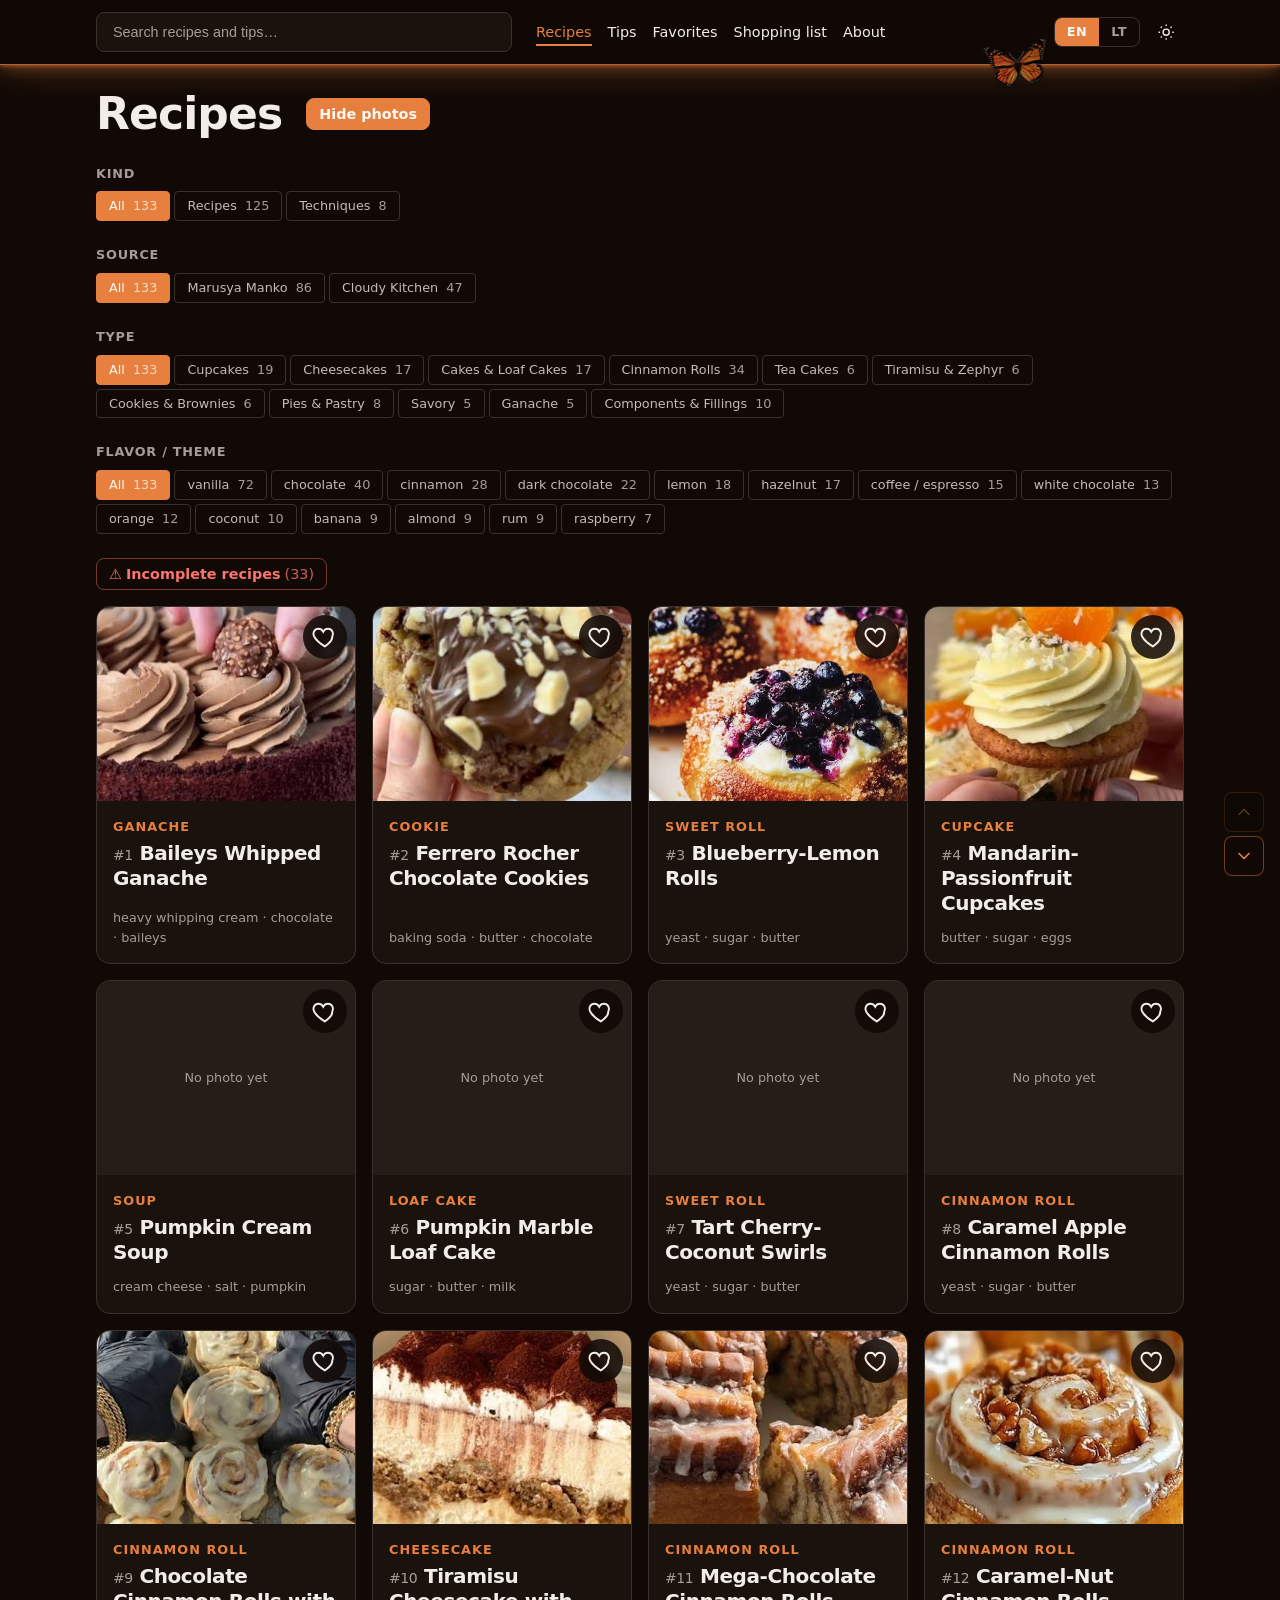
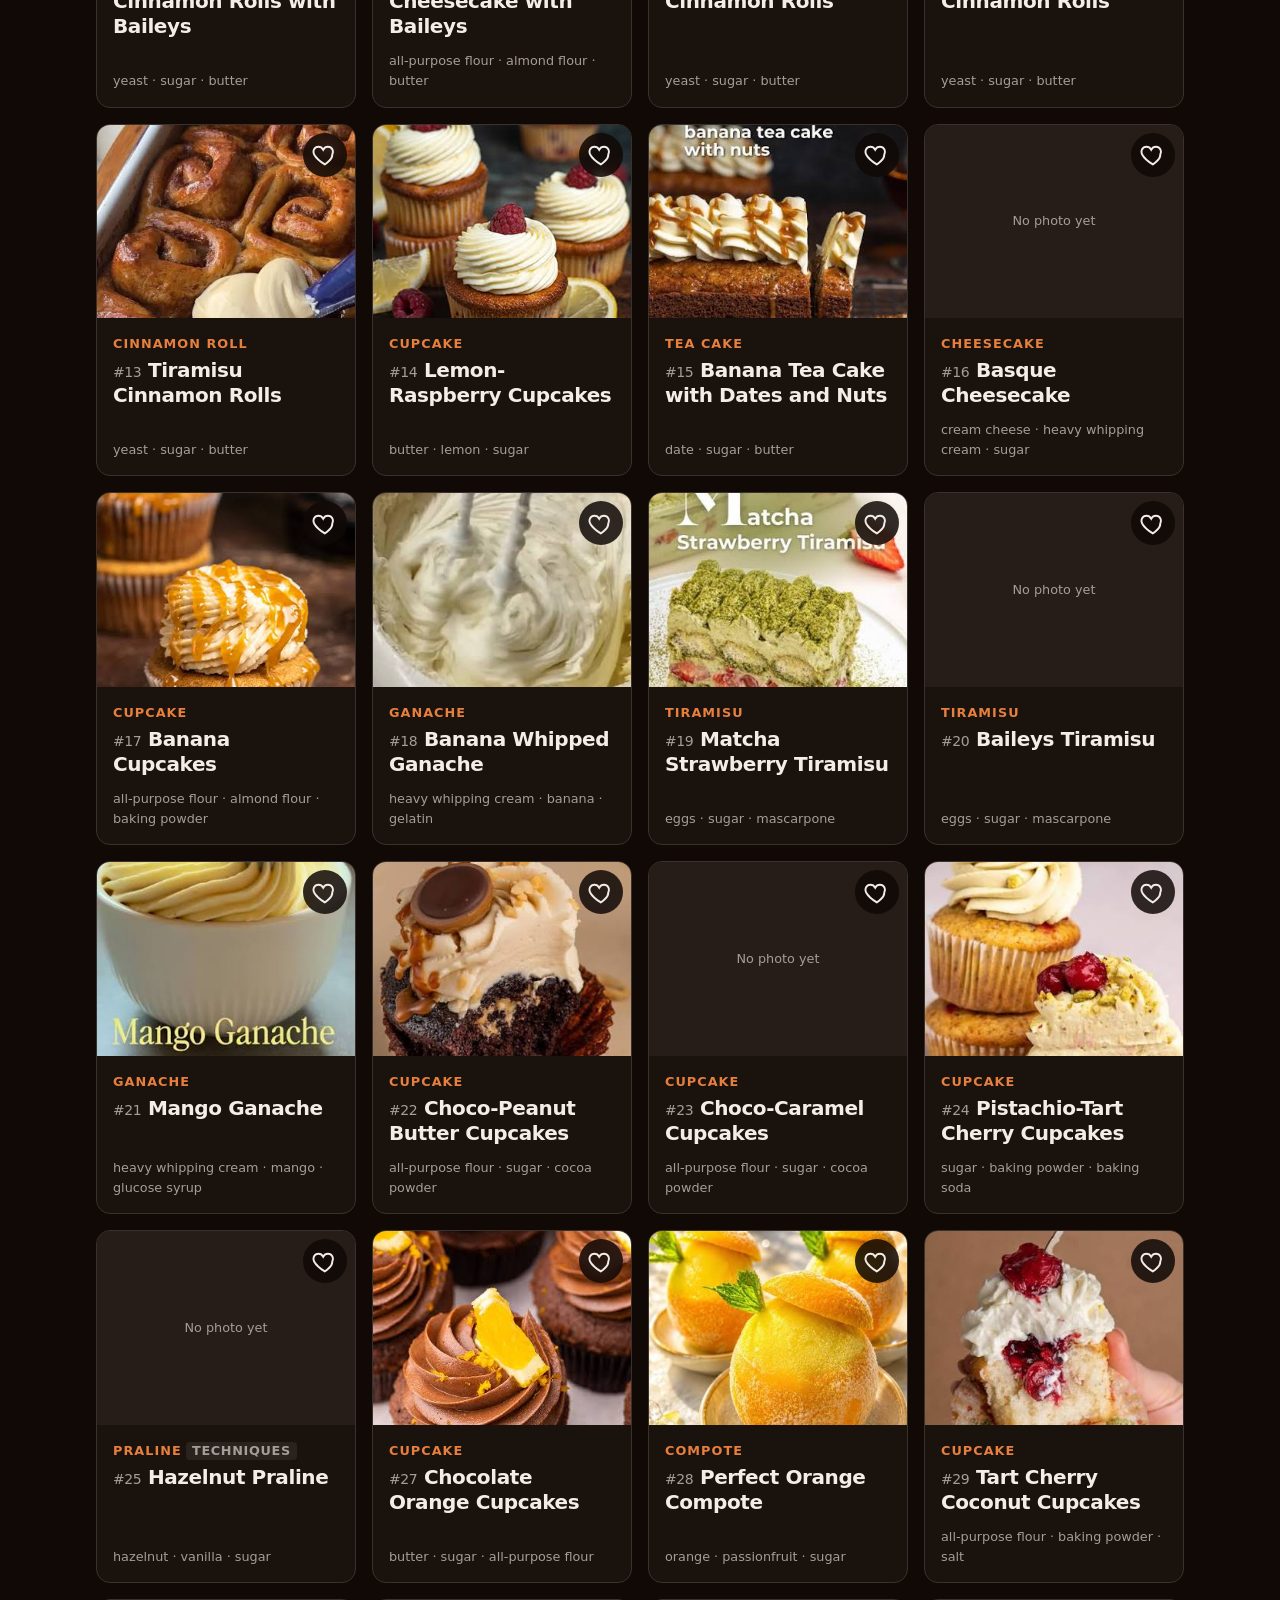
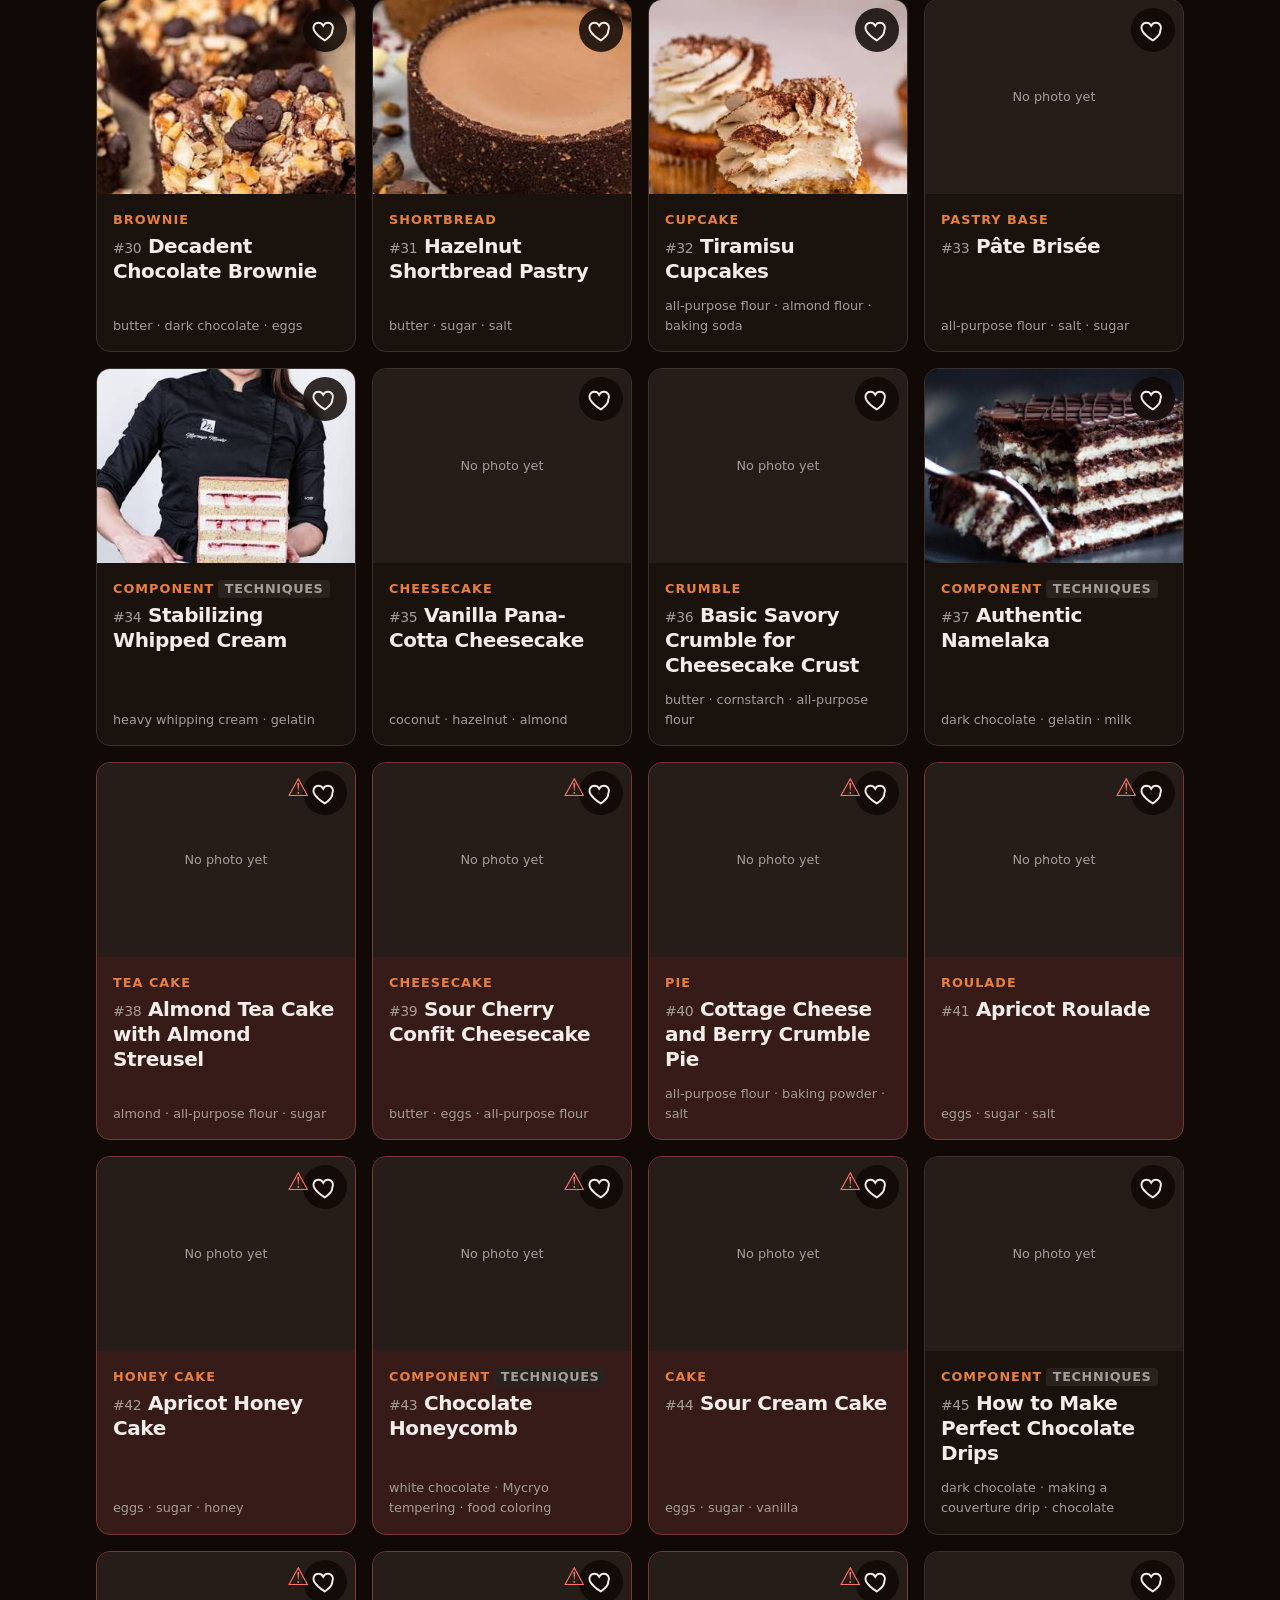
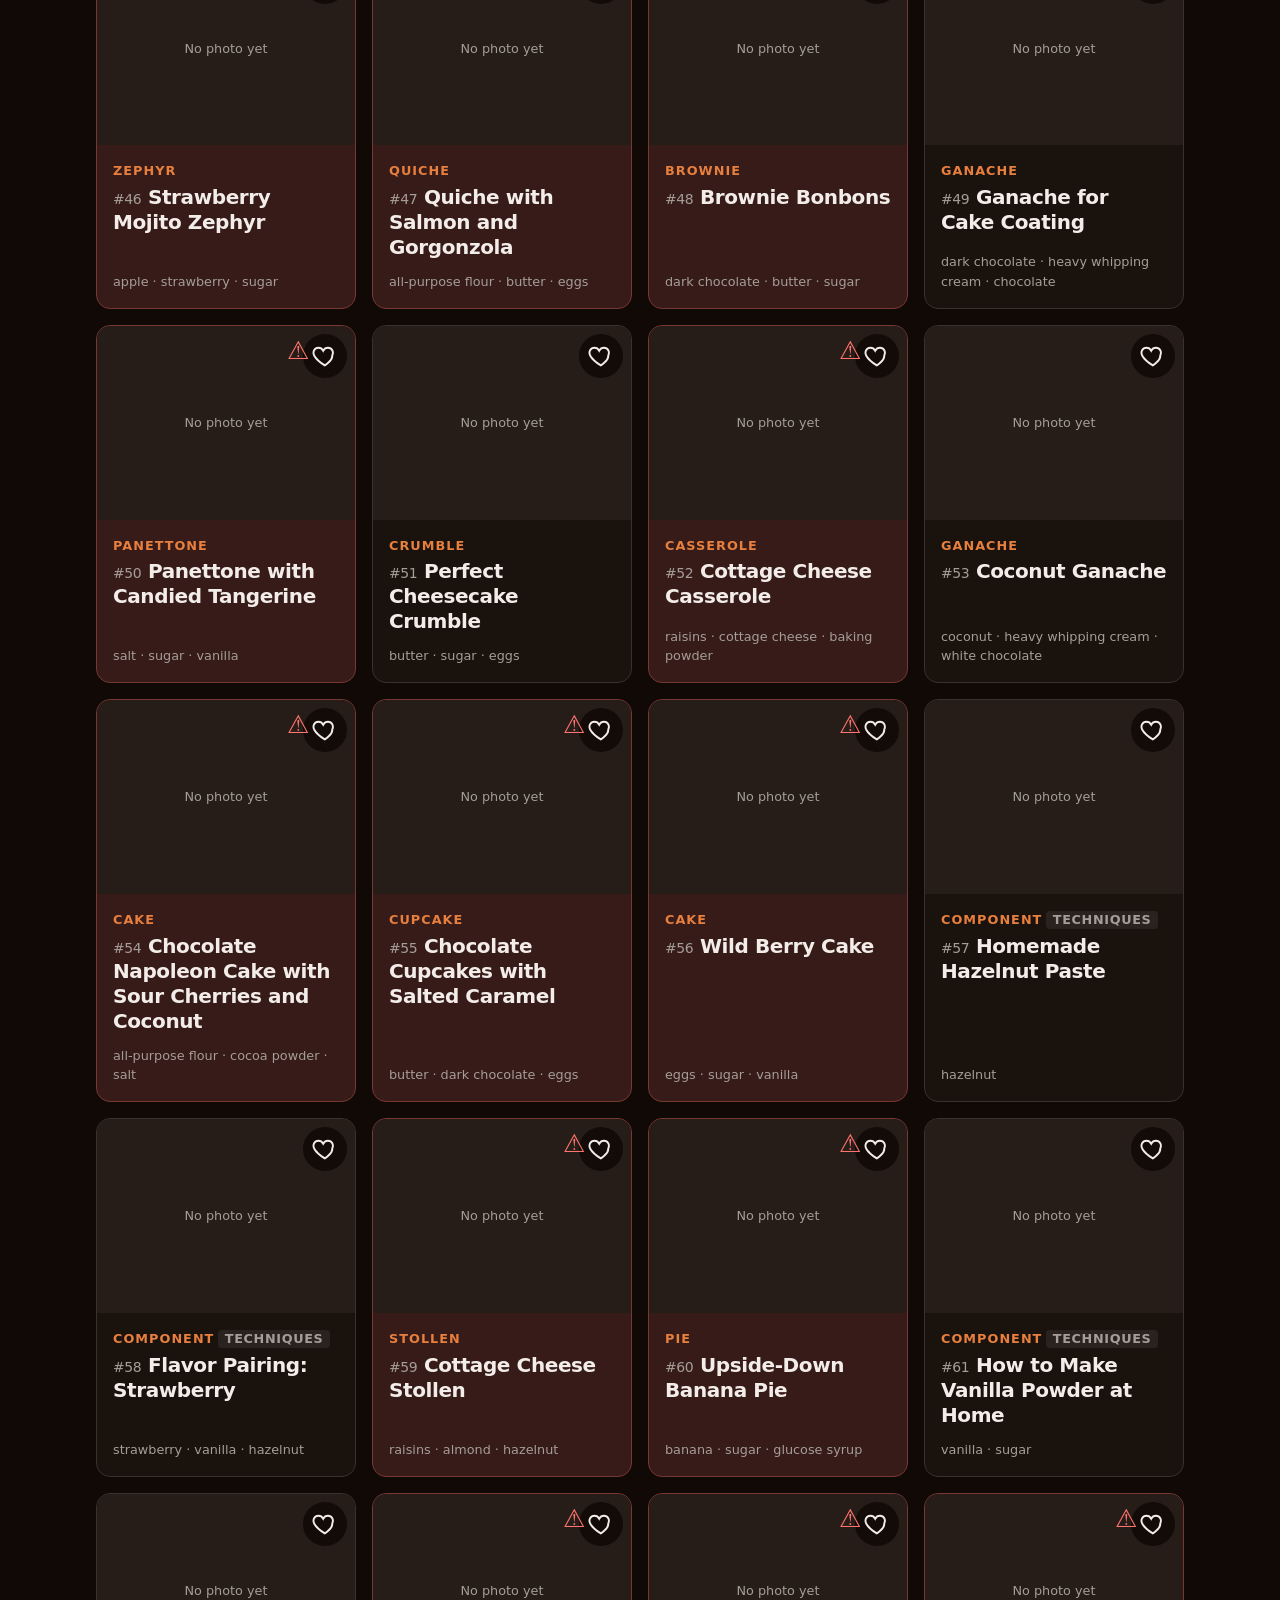
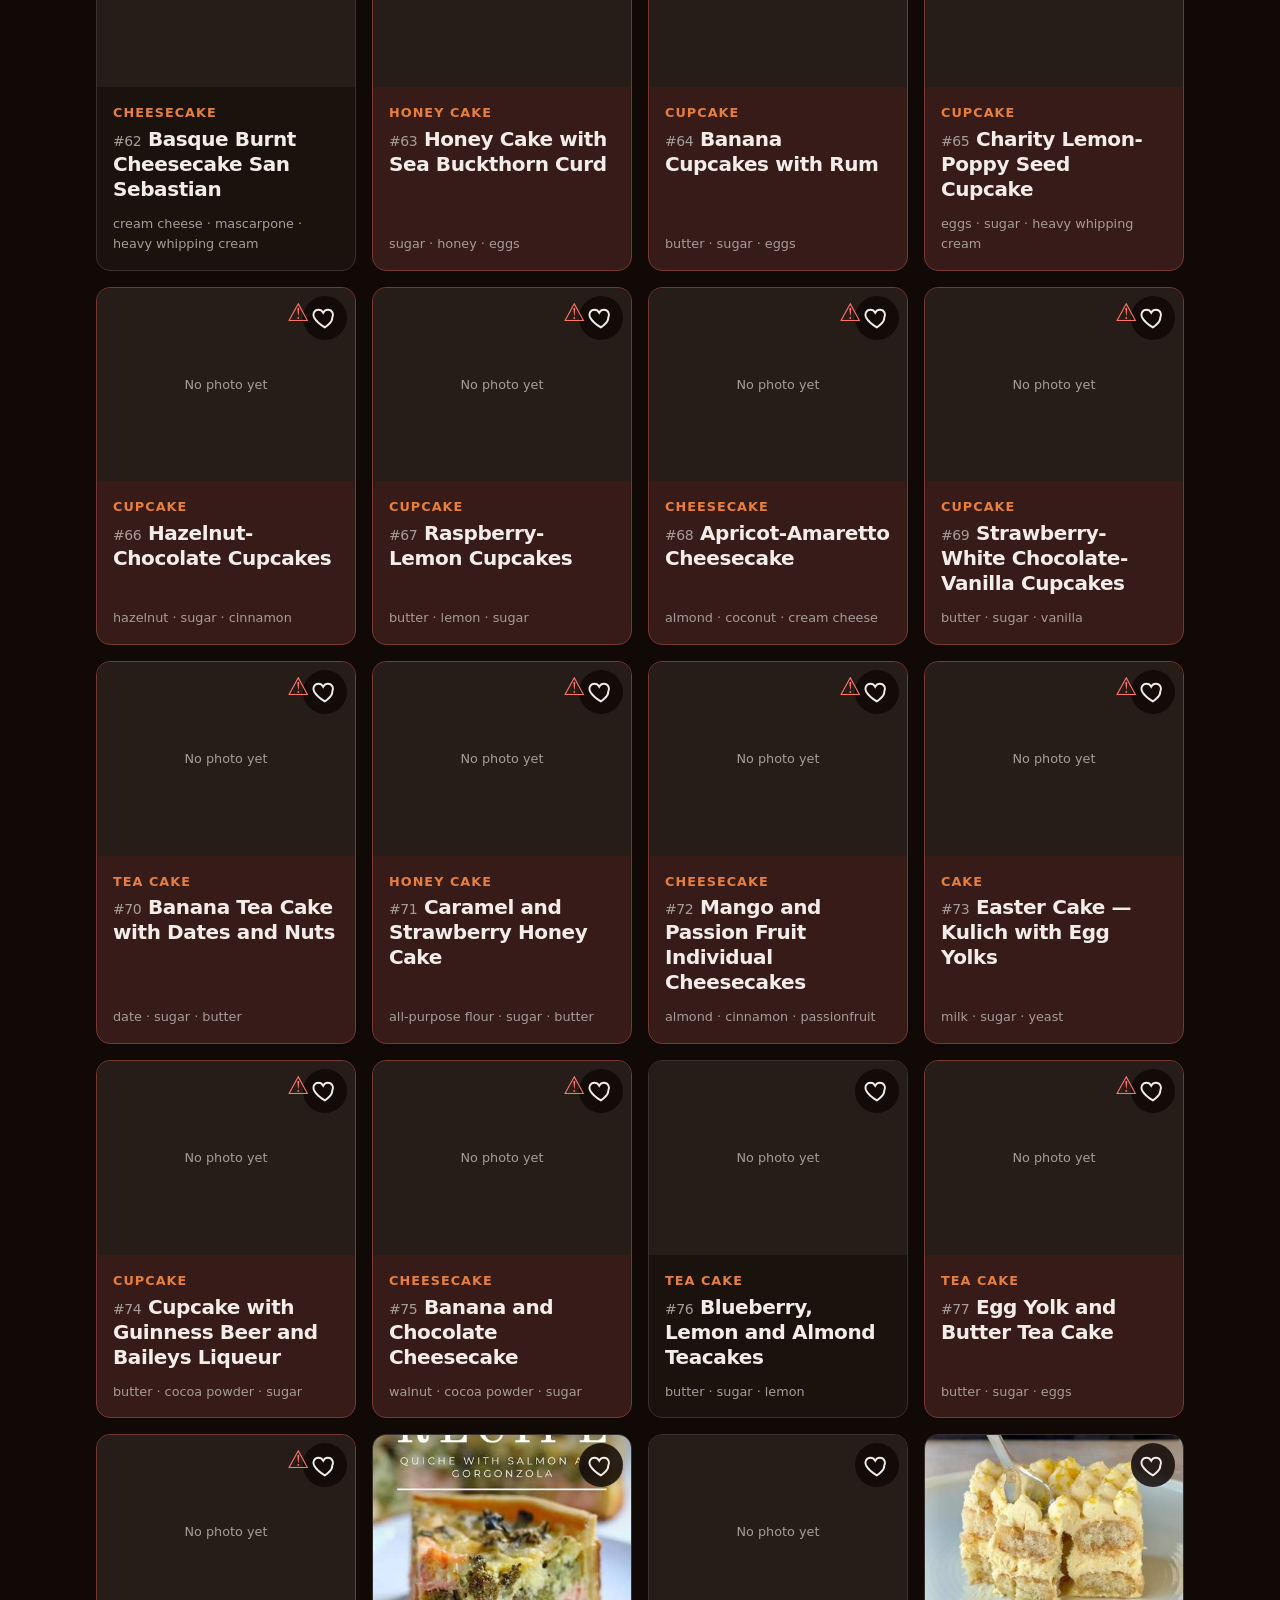
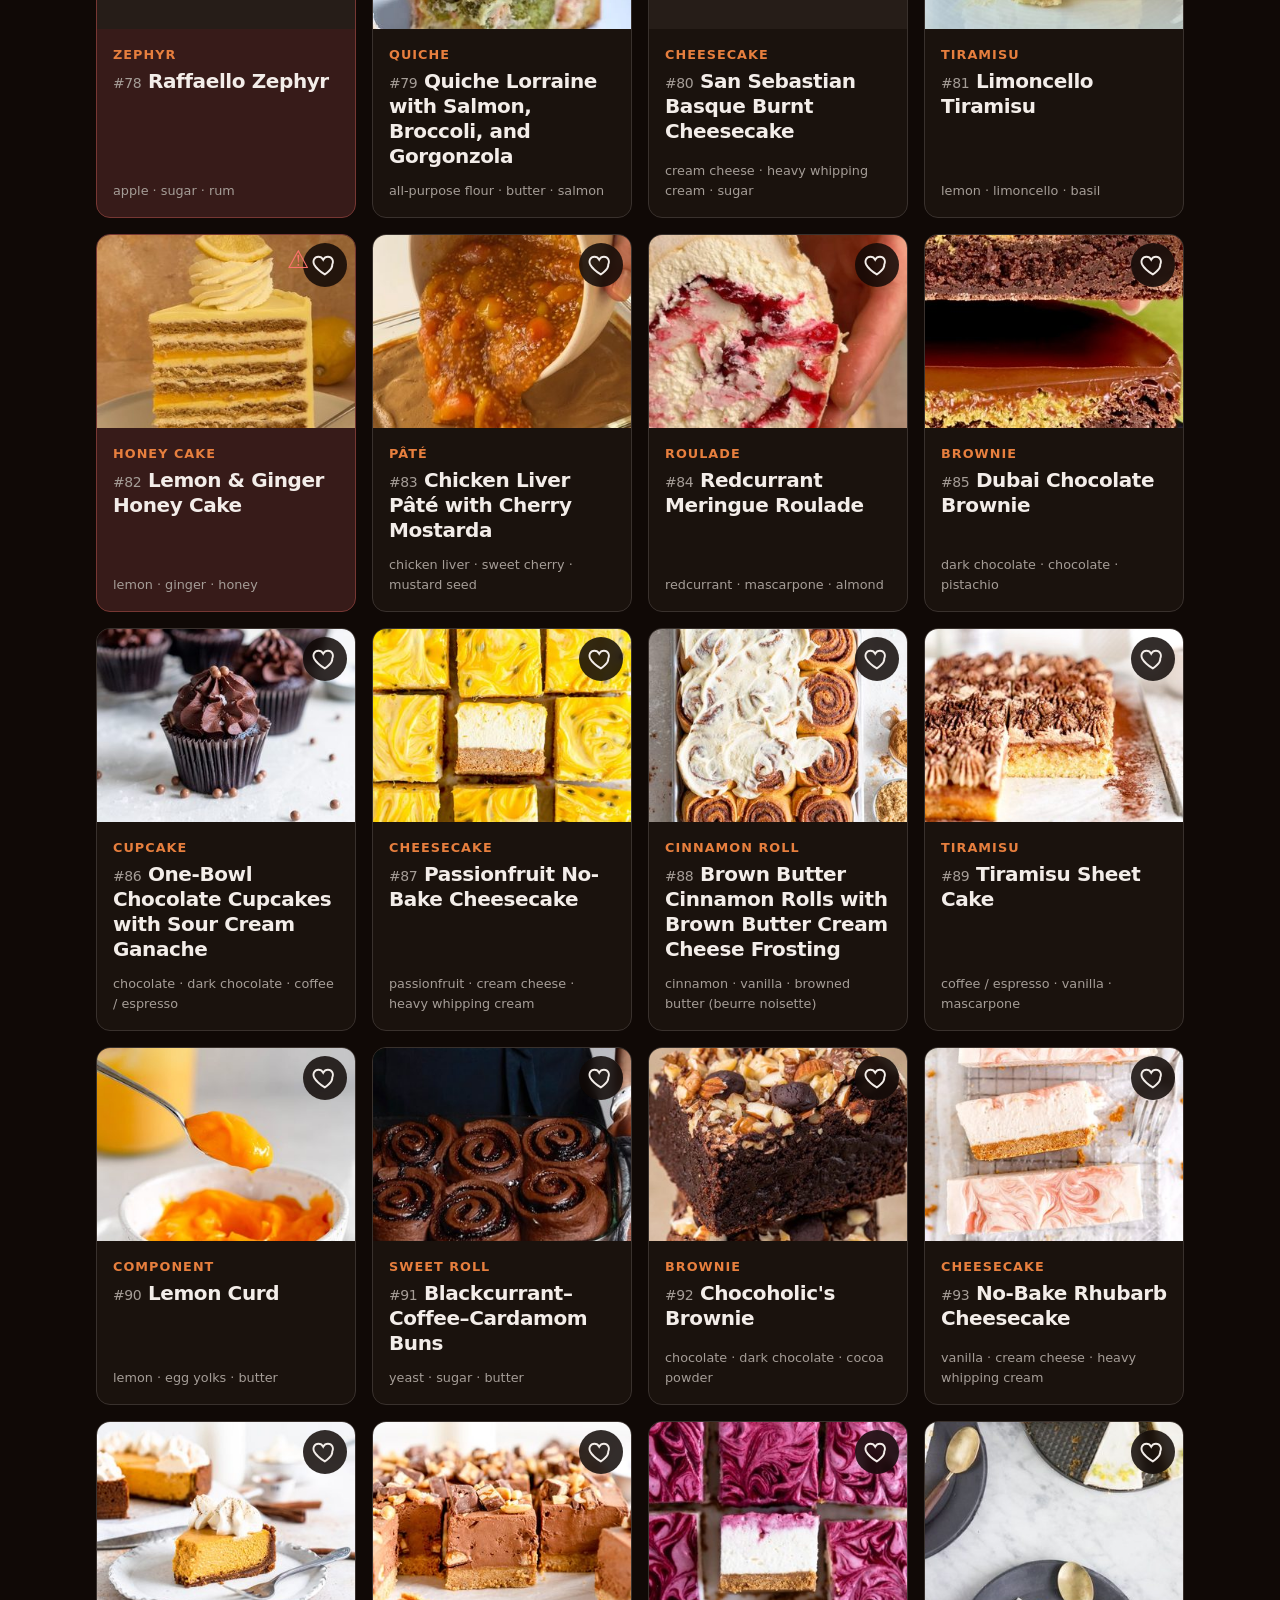
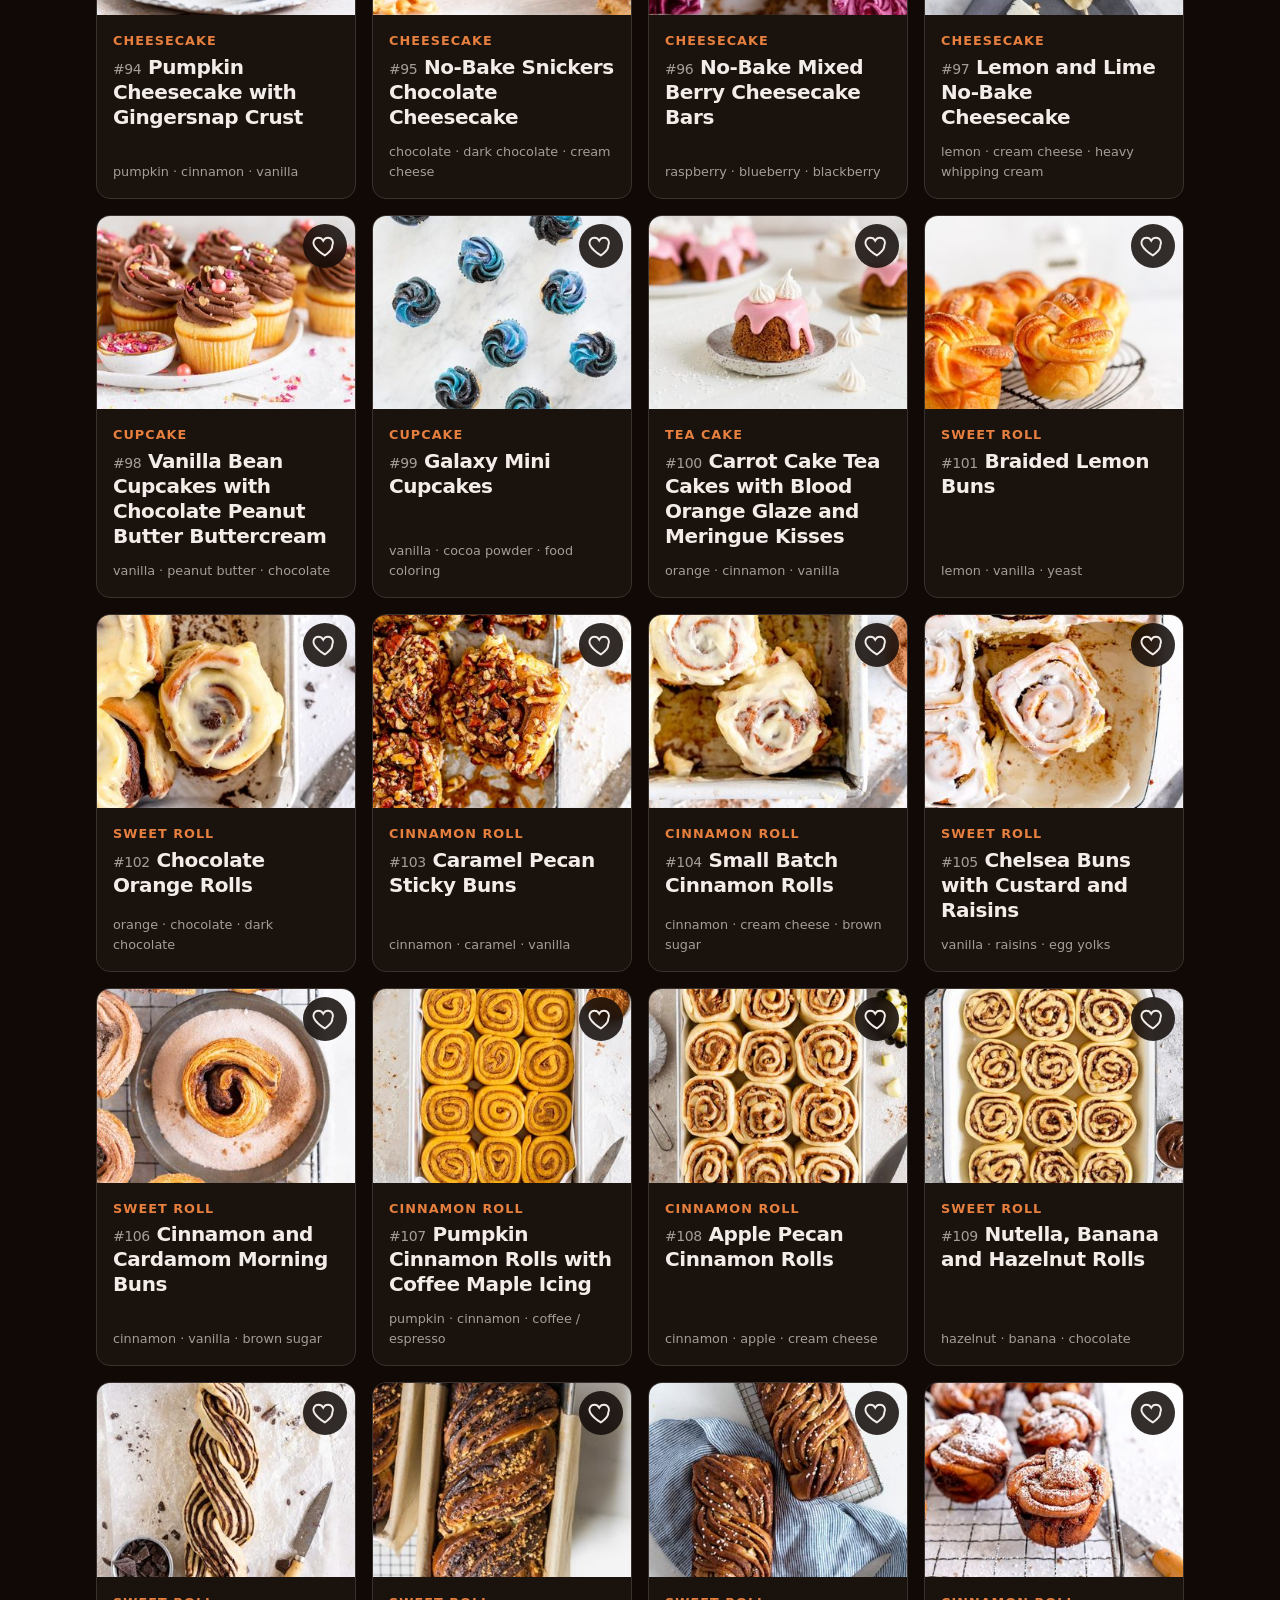
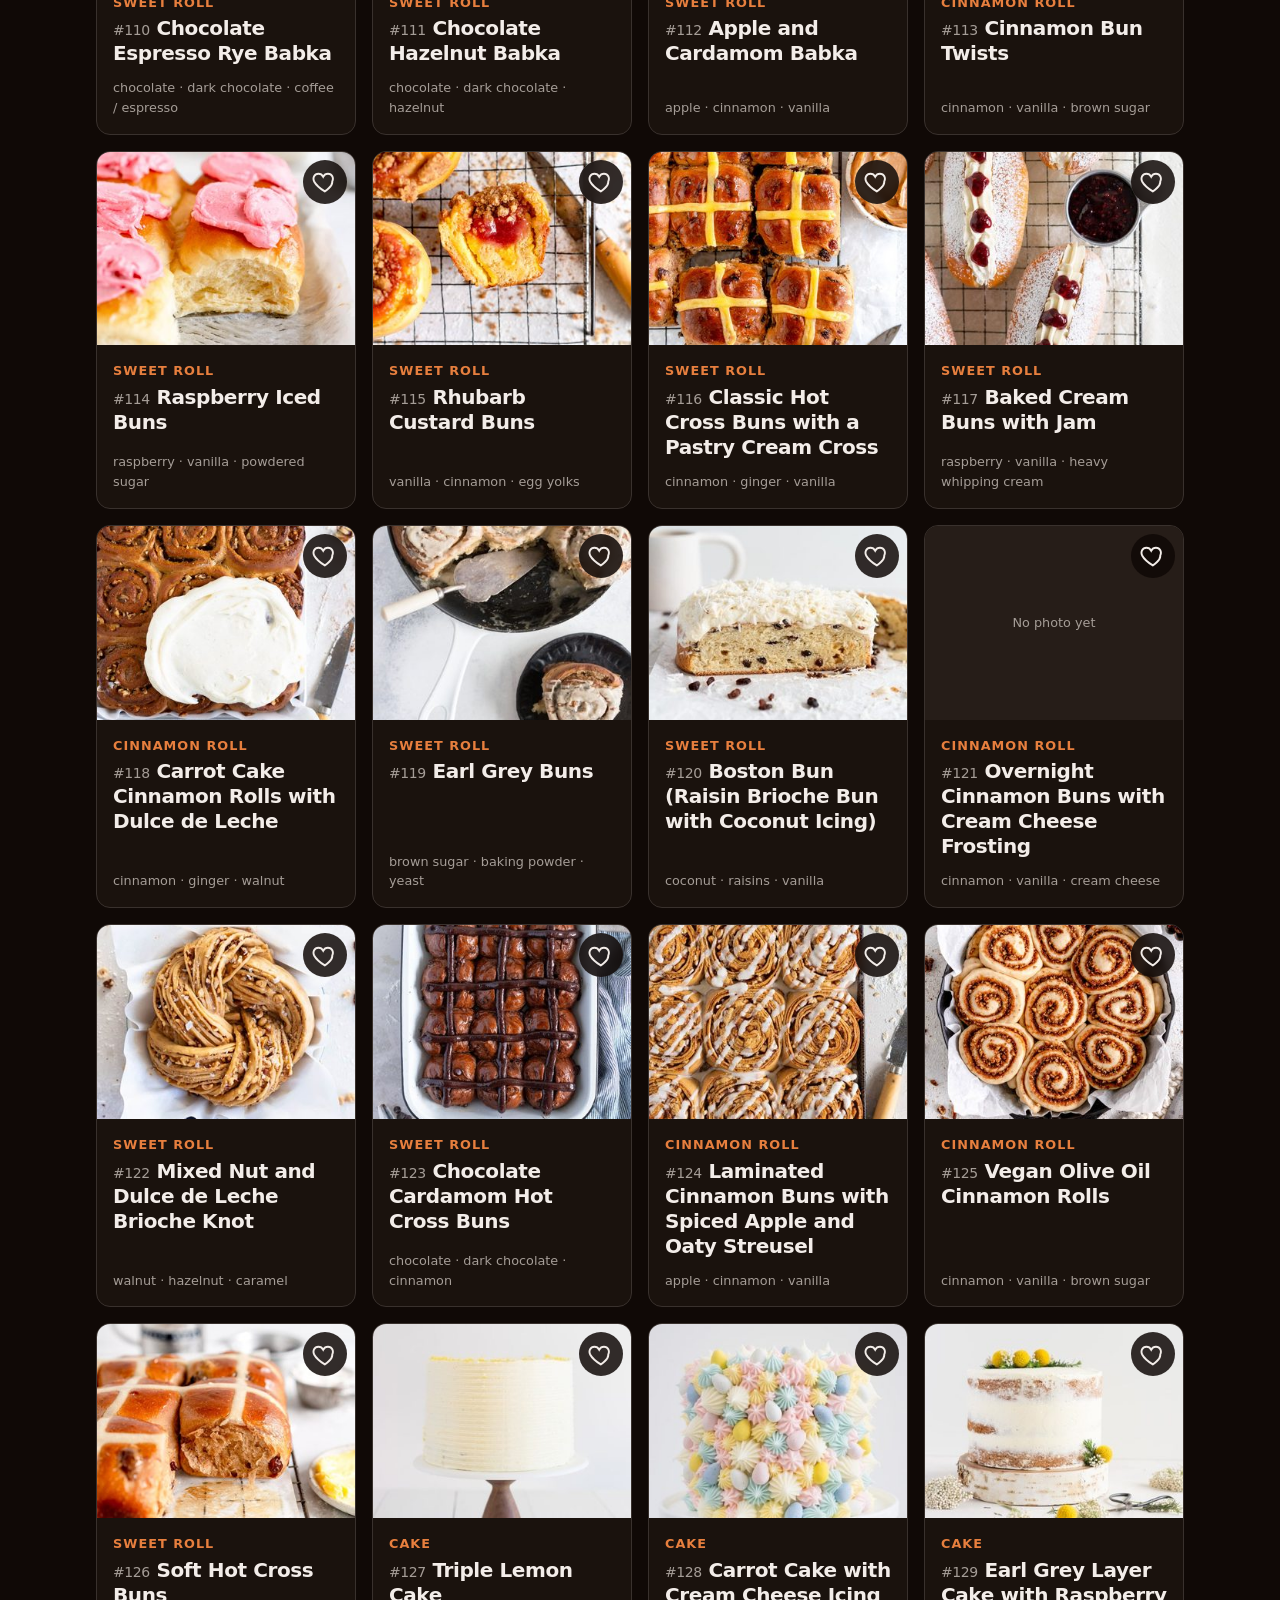
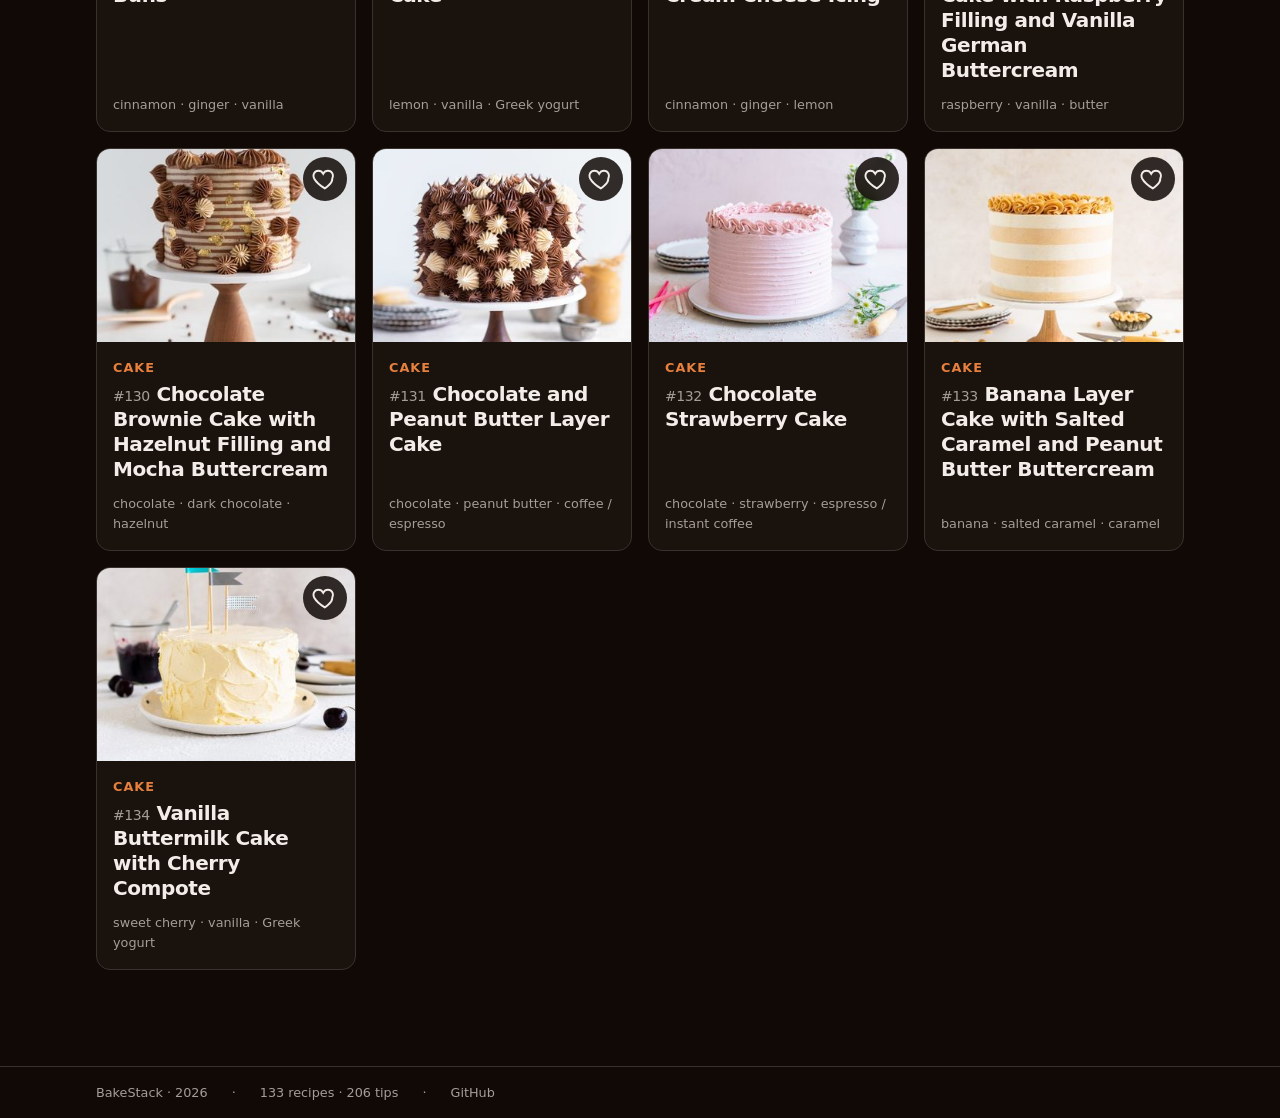
<file: site/index.html>
<!doctype html>
<html lang="en">
<head>
  <meta charset="UTF-8">
  <meta name="viewport" content="width=device-width, initial-scale=1, viewport-fit=cover">
  <title>BakeStack — recipes &amp; baking tips</title>
  <meta name="description" content="A personal recipe and baking-tips database with scaling, cost estimates, and a shopping list.">
  <meta name="color-scheme" content="light dark">
  <!-- One SVG at every size; it carries its own dark background, so it needs no light/dark
       variants and no separate .ico. Drawn to stay legible at 16px — see the file's own notes. -->
  <link rel="icon" href="icon.svg" type="image/svg+xml">
  <link rel="apple-touch-icon" href="icon-192.png">
  <!-- Makes the site installable: Android reads this to offer "Install app" and to decide the
       icon, splash colours and orientation. orientation:"any" is deliberate — the reader's
       rotation lock should win, and nothing in the layout needs a fixed orientation. -->
  <link rel="manifest" href="manifest.json">
  <meta name="theme-color" content="#e8763a">
  <!-- Four font hosts are involved: two stylesheet origins and the two CDNs the faces
       themselves come from. Without preconnect the browser only discovers the CDNs after
       parsing each stylesheet, paying DNS + TLS again mid-load. Fontshare serves one family
       per request (a combined f[]= URL silently returns only the first), so the two
       Fontshare links cannot be merged. -->
  <link rel="preconnect" href="https://fonts.googleapis.com">
  <link rel="preconnect" href="https://fonts.gstatic.com" crossorigin>
  <link rel="preconnect" href="https://api.fontshare.com">
  <link rel="preconnect" href="https://cdn.fontshare.com" crossorigin>
  <link href="https://fonts.googleapis.com/css2?family=Geist+Mono:wght@400;500&display=swap" rel="stylesheet">
  <!-- ?v= is a cache-buster: bump it whenever css/ or js/ changes, so browsers fetch the
       new file instead of serving a stale cached copy. Data files handle this themselves
       (see fetchJSON in js/data.js). -->
  <link rel="stylesheet" href="css/tokens.css?v=65">
  <link rel="stylesheet" href="css/app.css?v=65">
  <link href="https://api.fontshare.com/v2/css?f[]=cabinet-grotesk@700,800&display=swap" rel="stylesheet">
  <link href="https://api.fontshare.com/v2/css?f[]=switzer@400,500,600&display=swap" rel="stylesheet">
</head>
<body>
  <div class="app-shell">
    <header class="nav" id="nav-slot"></header>
    <main class="main" id="main">
      <div class="container">
        <div class="empty-state"><h2>Loading…</h2></div>
      </div>
    </main>
    <div id="footer-slot"></div>
  </div>
  <div class="toast" id="toast" role="status" aria-live="polite" data-visible="false"></div>
  <!-- Outside .app-shell so a re-render never replaces them; labels are set per language in JS. -->
  <div class="jump-nav" id="jump-nav" data-visible="false">
    <button type="button" class="jump-nav__btn" id="jump-top">
      <svg viewBox="0 0 24 24" aria-hidden="true"><path d="M6 15l6-6 6 6"/></svg>
    </button>
    <button type="button" class="jump-nav__btn" id="jump-bottom">
      <svg viewBox="0 0 24 24" aria-hidden="true"><path d="M6 9l6 6 6-6"/></svg>
    </button>
  </div>

  <script src="js/data.js?v=65"></script>
  <script src="js/i18n.js?v=65"></script>
  <script src="js/state.js?v=65"></script>
  <script src="js/app.js?v=65"></script>
</body>
</html>
</file>
<file: site/css/tokens.css>
/* Hallmark · route: custom (bespoke) · structure: app shell — top nav + 5 views (list/detail/tips/favorites/shopping)
 * idea: "kitchen counter" utility app — data-forward, no marketing scaffolding
 * paper: oklch(97% 0.014 60) · accent: oklch(62% 0.16 50) · display: Cabinet Grotesk · body: Switzer
 * axes: light / geometric-sans / warm · gates: all-pass · studied: no
 */

:root {
  /* ---- Fonts ---- */
  --font-display: "Cabinet Grotesk", "Switzer", ui-sans-serif, system-ui, sans-serif;
  --font-body:    "Switzer", ui-sans-serif, system-ui, sans-serif;
  --font-mono:    "Geist Mono", ui-monospace, "SF Mono", monospace;

  /* ---- Colour — light mode (default) ---- */
  --color-paper:     oklch(97% 0.014 60);
  --color-paper-2:   oklch(94% 0.016 60);
  --color-paper-3:   oklch(90% 0.018 60);
  --color-rule:      oklch(82% 0.016 60);
  --color-rule-2:    oklch(88% 0.014 60);
  --color-neutral:   oklch(52% 0.012 55);
  --color-muted:     oklch(44% 0.012 55);
  --color-ink:       oklch(20% 0.012 50);
  --color-ink-2:     oklch(36% 0.012 50);

  --color-accent:      oklch(62% 0.16 50);
  --color-accent-ink:  oklch(99% 0.010 60);
  --color-focus:       oklch(60% 0.20 50);

  --color-success: oklch(56% 0.13 145);
  --color-error:   oklch(55% 0.17 25);
  --color-warn:      oklch(55% 0.19 25);
  --color-warn-bg:   oklch(95% 0.030 30);
  --color-warn-rule: oklch(80% 0.090 28);

  --color-overlay: oklch(20% 0.012 50 / 0.45);

  /* ---- Spacing (4pt scale) ---- */
  --space-3xs: 0.125rem;
  --space-2xs: 0.25rem;
  --space-xs:  0.5rem;
  --space-sm:  0.75rem;
  --space-md:  1rem;
  --space-lg:  1.5rem;
  --space-xl:  2.5rem;
  --space-2xl: 4rem;
  --space-3xl: 6rem;

  /* ---- Type scale (1.25 major third) ---- */
  --text-xs:   0.8rem;
  --text-sm:   0.9rem;
  --text-base: 1rem;
  --text-md:   1.25rem;
  --text-lg:   1.5625rem;
  --text-xl:   1.9531rem;
  --text-2xl:  2.4414rem;
  --text-display: clamp(1.75rem, 3vw + 1rem, 2.75rem);

  /* ---- Radius ---- */
  --radius-sm: 0.25rem;
  --radius-md: 0.5rem;
  --radius-lg: 0.875rem;

  /* ---- Motion ---- */
  --ease-out:     cubic-bezier(0.16, 1, 0.3, 1);
  --ease-in:      cubic-bezier(0.7, 0, 0.84, 0);
  --ease-in-out:  cubic-bezier(0.65, 0, 0.35, 1);
  --dur-instant:  100ms;
  --dur-short:    180ms;
  --dur-medium:   280ms;
  --dur-long:     420ms;

  /* ---- Z-index ---- */
  --z-base:     1;
  --z-raised:   10;
  --z-dropdown: 100;
  --z-sticky:   200;
  --z-modal:    400;
  --z-toast:    500;
}

/* ---- Colour — dark mode ---- */
@media (prefers-color-scheme: dark) {
  :root:not([data-theme="light"]) {
    --color-paper:     oklch(15% 0.014 50);
    --color-paper-2:   oklch(19% 0.016 50);
    --color-paper-3:   oklch(24% 0.018 50);
    --color-rule:      oklch(32% 0.014 50);
    --color-rule-2:    oklch(26% 0.014 50);
    --color-neutral:   oklch(64% 0.012 55);
    --color-muted:     oklch(70% 0.012 55);
    --color-ink:       oklch(95% 0.008 55);
    --color-ink-2:     oklch(80% 0.010 55);

    --color-accent:      oklch(70% 0.15 50);
    --color-accent-ink:  oklch(99% 0.010 60);
    --color-focus:       oklch(74% 0.19 50);

    --color-success: oklch(68% 0.14 145);
    --color-error:   oklch(66% 0.16 25);
    --color-warn:      oklch(72% 0.17 25);
    --color-warn-bg:   oklch(26% 0.045 25);
    --color-warn-rule: oklch(42% 0.090 25);

    --color-overlay: oklch(8% 0.012 50 / 0.6);
  }
}

:root[data-theme="dark"] {
  --color-paper:     oklch(15% 0.014 50);
  --color-paper-2:   oklch(19% 0.016 50);
  --color-paper-3:   oklch(24% 0.018 50);
  --color-rule:      oklch(32% 0.014 50);
  --color-rule-2:    oklch(26% 0.014 50);
  --color-neutral:   oklch(64% 0.012 55);
  --color-muted:     oklch(70% 0.012 55);
  --color-ink:       oklch(95% 0.008 55);
  --color-ink-2:     oklch(80% 0.010 55);

  --color-accent:      oklch(70% 0.15 50);
  --color-accent-ink:  oklch(99% 0.010 60);
  --color-focus:       oklch(74% 0.19 50);

  --color-success: oklch(68% 0.14 145);
  --color-error:   oklch(66% 0.16 25);
  --color-warn:      oklch(72% 0.17 25);
  --color-warn-bg:   oklch(26% 0.045 25);
  --color-warn-rule: oklch(42% 0.090 25);

  --color-overlay: oklch(8% 0.012 50 / 0.6);
}

@media (prefers-reduced-motion: reduce) {
  *, *::before, *::after {
    animation-duration: 0.01ms !important;
    animation-iteration-count: 1 !important;
    transition-duration: 0.01ms !important;
    scroll-behavior: auto !important;
  }
}
</file>
<file: site/css/app.css>
/* tokens.css is loaded by a <link> in index.html, before this file. An @import here
   would hide it from the browser until app.css had been fetched and parsed, turning two
   parallel downloads into a serial chain. Keep the <link> order: tokens first. */

*, *::before, *::after { box-sizing: border-box; }
/* No `overflow-x` on <html> or <body>. In Firefox an overflow value other than `visible` on the
   root makes it the containing block for position:fixed descendants, so the fixed jump buttons
   were laid out against the full document (x≈2400, and scrolling with the page) rather than the
   viewport. Nothing on the site overflows horizontally, so the clip was guarding against nothing
   — verified across every page at 390px and 1280px. Add `overflow-x: clip` to the offending
   element if something ever does, never to the root. */
html { -webkit-text-size-adjust: 100%; }

body {
  margin: 0;
  background: var(--color-paper);
  color: var(--color-ink);
  font-family: var(--font-body);
  font-size: var(--text-base);
  line-height: 1.55;
  font-weight: 400;
  min-height: 100dvh;
}

h1, h2, h3, h4 {
  font-family: var(--font-display);
  font-weight: 700;
  line-height: 1.15;
  letter-spacing: -0.02em;
  margin: 0;
  color: var(--color-ink);
}

p { margin: 0; }
a { color: inherit; }
button { font: inherit; color: inherit; }
img { max-width: 100%; display: block; }

::selection { background: var(--color-accent); color: var(--color-accent-ink); }

:focus-visible {
  outline: 2px solid var(--color-focus);
  outline-offset: 3px;
}

.visually-hidden {
  position: absolute;
  width: 1px; height: 1px;
  padding: 0; margin: -1px;
  overflow: hidden;
  clip: rect(0,0,0,0);
  white-space: nowrap;
  border: 0;
}

/* ==================== Layout shell ==================== */

.app-shell {
  display: flex;
  flex-direction: column;
  min-height: 100dvh;
}

.container {
  width: 100%;
  max-width: 72rem;
  margin-inline: auto;
  padding-inline: clamp(1rem, 4vw, 2rem);
}

/* ==================== Nav — N1b variant, hamburger on mobile ==================== */

.nav {
  position: sticky;
  top: 0;
  z-index: var(--z-sticky);
  background: color-mix(in oklch, var(--color-paper) 92%, transparent);
  backdrop-filter: blur(10px) saturate(1.2);
  border-bottom: 1px solid color-mix(in oklch, var(--color-accent) 75%, transparent);
  /* Three layers rather than two: a tight line to read as the edge itself, a mid spread, and a
     wide low-opacity halo so the glow falls off gradually instead of stopping at 18px. */
  box-shadow:
    0 1px 4px color-mix(in oklch, var(--color-accent) 55%, transparent),
    0 2px 16px color-mix(in oklch, var(--color-accent) 38%, transparent),
    0 4px 40px color-mix(in oklch, var(--color-accent) 22%, transparent);
}

/* Decorative monarch perched on the header's bottom edge, just left of the EN/LT toggle,
   flapping now and then (driven by startButterfly in app.js, which picks a fresh amplitude
   and pace per stroke). A real photo (Danaus plexippus, public domain, Wikimedia Commons:
   File:Danaus_plexippus-transparent.png) split into three same-size layers: each wing hinges
   in 3D on the body axis (49.1% across the image), and the body with antennae sits on top
   unmoved so the hinge never shows. .lang-perch anchors it beside the toggle (which clips its
   own overflow, so it cannot hold it); the perch and .nav__actions stretch over the bar's full
   height, padding included, so the perch's bottom is the header's bottom edge. Never takes
   clicks. Under reduced motion it sits with wings open. */
.lang-perch {
  position: relative;
  display: flex;
  align-items: center;
  align-self: stretch;
}

.butterfly {
  position: absolute;
  right: calc(100% + 0.25rem);
  bottom: -1.35rem;
  width: 4rem;
  aspect-ratio: 216 / 143;
  z-index: var(--z-base);
  pointer-events: none;
  perspective: 12rem;
  transform: rotate(-9deg);
}

.butterfly img {
  position: absolute;
  inset: 0;
  width: 100%;
  height: 100%;
}

.butterfly__wing {
  transform-origin: 49.1% 55%;
  filter: drop-shadow(0 1px 1.5px oklch(10% 0.01 50 / 0.55));
}
.butterfly__body { filter: drop-shadow(0 1px 1px oklch(10% 0.01 50 / 0.5)); }

.nav__bar {
  display: flex;
  align-items: center;
  gap: var(--space-sm);
  padding-block: var(--space-sm);
  min-height: 3.5rem;
}

@media (min-width: 40rem) {
  .nav__bar { gap: var(--space-lg); }
}

.nav__search {
  flex: 1;
  min-width: 3.5rem;
  max-width: 26rem;
  position: relative;
}
.nav__search input {
  width: 100%;
  height: 2.5rem;
  padding-inline: var(--space-md) var(--space-lg);
  border-radius: var(--radius-md);
  border: 1px solid var(--color-rule);
  background: var(--color-paper-2);
  color: var(--color-ink);
  font-size: var(--text-sm);
  transition: border-color var(--dur-short) var(--ease-out),
              background var(--dur-short) var(--ease-out);
}
.nav__search input::placeholder { color: var(--color-muted); }
.nav__search input:focus-visible {
  border-color: var(--color-accent);
  background: var(--color-paper);
}

.search-dropdown {
  display: none;
  position: absolute;
  top: calc(100% + var(--space-xs));
  left: 0;
  width: max(100%, 26rem);
  max-height: 24rem;
  overflow-y: auto;
  background: var(--color-paper);
  border: 1px solid var(--color-rule);
  border-radius: var(--radius-md);
  box-shadow: 0 8px 24px oklch(20% 0.01 50 / 0.18);
  z-index: var(--z-dropdown);
  padding: var(--space-2xs);
}
.search-dropdown[data-open="true"] { display: block; }

@media (max-width: 40rem) {
  /* The search input can shrink to make room for nav icons on narrow screens, but the
     dropdown itself needs full readable width — anchor it to the viewport, not the input. */
  .search-dropdown {
    position: fixed;
    left: var(--space-md);
    right: var(--space-md);
    width: auto;
    top: 3.75rem;
  }
}

.search-result {
  display: grid;
  grid-template-columns: auto 1fr;
  align-items: baseline;
  column-gap: var(--space-xs);
  row-gap: 0;
  width: 100%;
  padding: var(--space-2xs) var(--space-sm);
  border-radius: var(--radius-sm);
  text-decoration: none;
  color: inherit;
  text-align: left;
  border: none;
  background: transparent;
  cursor: pointer;
  font-family: inherit;
}
.search-result:hover, .search-result.is-active { background: var(--color-paper-2); }
.search-result__type {
  font-size: var(--text-xs);
  text-transform: uppercase;
  letter-spacing: 0.04em;
  color: var(--color-accent);
  font-weight: 600;
  white-space: nowrap;
}
.search-result__title {
  font-size: var(--text-sm);
  font-weight: 600;
  overflow: hidden;
  text-overflow: ellipsis;
  white-space: nowrap;
  min-width: 0;
}
.search-result__snippet {
  grid-column: 1 / -1;
  font-size: var(--text-xs);
  color: var(--color-muted);
  overflow: hidden;
  text-overflow: ellipsis;
  white-space: nowrap;
}
.search-result--all {
  display: block;
  color: var(--color-accent);
  font-weight: 600;
  font-size: var(--text-sm);
  border-top: 1px solid var(--color-rule-2);
  margin-top: var(--space-2xs);
  padding: var(--space-sm);
}
.search-result mark {
  background: var(--color-accent);
  color: var(--color-accent-ink);
  border-radius: 0.15em;
  padding: 0 0.1em;
}

.nav__links {
  display: flex;
  align-items: center;
  gap: var(--space-md);
  list-style: none;
  margin: 0;
  padding: 0;
}
.nav__link {
  text-decoration: none;
  font-size: var(--text-sm);
  font-weight: 500;
  color: var(--color-ink);
  white-space: nowrap;
  padding-block: var(--space-2xs);
  border-bottom: 2px solid transparent;
  transition: color var(--dur-short) var(--ease-out), border-color var(--dur-short) var(--ease-out);
}
.nav__link:hover { color: var(--color-accent); }
.nav__link[aria-current="page"] {
  color: var(--color-accent);
  border-color: var(--color-accent);
}

.nav__actions {
  display: flex;
  align-items: center;
  align-self: stretch;
  margin-block: calc(-1 * var(--space-sm));
  gap: var(--space-xs);
  margin-inline-start: auto;
}

.icon-btn {
  display: inline-flex;
  align-items: center;
  justify-content: center;
  width: 2.25rem;
  height: 2.25rem;
  border-radius: var(--radius-md);
  border: 1px solid transparent;
  background: transparent;
  cursor: pointer;
  transition: background var(--dur-short) var(--ease-out);
}
.icon-btn:hover { background: var(--color-paper-2); }
.icon-btn svg { width: 1.15rem; height: 1.15rem; stroke: currentColor; fill: none; stroke-width: 1.8; }

.lang-toggle {
  display: inline-flex;
  border: 1px solid var(--color-rule);
  border-radius: var(--radius-md);
  overflow: hidden;
}
.lang-toggle button {
  padding: var(--space-2xs) var(--space-sm);
  background: transparent;
  border: none;
  font-size: var(--text-xs);
  font-weight: 600;
  letter-spacing: 0.04em;
  cursor: pointer;
  color: var(--color-muted);
  transition: background var(--dur-short) var(--ease-out), color var(--dur-short) var(--ease-out);
}
.lang-toggle button[aria-pressed="true"] {
  background: var(--color-accent);
  color: var(--color-accent-ink);
}

.nav__hamburger {
  display: none;
}

@media (max-width: 60rem) {
  .nav__links { display: none; }
  .nav__hamburger { display: inline-flex; }
}

.nav__sheet {
  display: none;
  flex-direction: column;
  gap: 0;
  padding: var(--space-2xs) clamp(1rem, 4vw, 2rem) var(--space-xs);
  border-top: 1px solid var(--color-rule);
  /* Never take more than half the screen: past that the sheet stops being a menu over the page
     and becomes the page. Its own rows scroll if a longer nav ever outgrows the space. */
  max-height: 50vh;
  overflow-y: auto;
  overscroll-behavior: contain;
}
.nav__sheet[data-open="true"] { display: flex; }
.nav__sheet .nav__link {
  /* Fixed row height rather than padding around the text, so the sheet stays the same size when
     the reader has bumped up their browser's font size. 2.75rem still clears the 44px tap target. */
  min-height: 2.75rem;
  display: flex;
  align-items: center;
  padding-block: 0;
  border-bottom: 1px solid var(--color-rule-2);
  border-radius: 0;
}
.nav__sheet .nav__link:last-child { border-bottom: none; }

/* ==================== Main / footer ==================== */

.main { flex: 1; padding-block: var(--space-lg) var(--space-3xl); }

.footer {
  border-top: 1px solid var(--color-rule);
  padding-block: var(--space-md);
}
.footer__row {
  display: flex;
  flex-wrap: wrap;
  align-items: center;
  gap: var(--space-sm) var(--space-lg);
  font-size: var(--text-xs);
  color: var(--color-muted);
}
/* Keeps the last footer line clear of the fixed jump buttons at the very bottom of a page. */
@media (max-width: 40rem) {
  .footer__row { padding-right: 3rem; }
}
.footer__row a { text-decoration: none; }
.footer__row a:hover { color: var(--color-ink); }

/* ==================== Page head ==================== */

.page-head {
  display: flex;
  flex-wrap: wrap;
  align-items: flex-end;
  justify-content: space-between;
  gap: var(--space-md);
  margin-bottom: var(--space-lg);
}
.page-head__title-row {
  display: flex;
  align-items: center;
  gap: var(--space-lg);
  flex-wrap: wrap;
}
.page-head h1 {
  font-size: var(--text-display);
  overflow-wrap: anywhere;
  min-width: 0;
}
.photo-filter {
  display: inline-flex;
  gap: var(--space-2xs);
  align-items: baseline;
  padding: var(--space-2xs) var(--space-sm);
  border: 1px solid var(--color-rule);
  border-radius: var(--radius-md);
  background: transparent;
  color: var(--color-ink-2);
  font-size: var(--text-sm);
  font-weight: 600;
  font-family: inherit;
  cursor: pointer;
  transition: background var(--dur-short) var(--ease-out), border-color var(--dur-short) var(--ease-out), color var(--dur-short) var(--ease-out);
}
.photo-filter:hover { border-color: var(--color-neutral); }
.photo-filter[aria-pressed="true"] {
  background: var(--color-accent);
  border-color: var(--color-accent);
  color: var(--color-accent-ink);
}
.page-head__count {
  font-family: var(--font-mono);
  font-size: var(--text-sm);
  color: var(--color-muted);
  font-variant-numeric: tabular-nums;
}

.search-section-head {
  display: flex;
  align-items: baseline;
  gap: var(--space-xs);
  font-size: var(--text-lg);
  margin-block: var(--space-xl) var(--space-md);
}
.search-section-head:first-of-type { margin-top: 0; }
.search-section-count {
  font-family: var(--font-mono);
  font-size: var(--text-sm);
  color: var(--color-muted);
  font-weight: 400;
  font-variant-numeric: tabular-nums;
}

/* ==================== Filters ==================== */

.filter-block { margin-bottom: var(--space-lg); }
.filter-label {
  display: block;
  font-size: var(--text-xs);
  font-weight: 600;
  text-transform: uppercase;
  letter-spacing: 0.06em;
  color: var(--color-muted);
  margin-bottom: var(--space-xs);
}
.filters {
  display: flex;
  flex-wrap: wrap;
  gap: var(--space-xs);
}
.topic-dropdown { position: relative; display: inline-block; max-width: 22rem; width: 100%; }
.topic-dropdown__trigger {
  display: flex;
  align-items: center;
  justify-content: space-between;
  gap: var(--space-sm);
  width: 100%;
  height: 2.25rem;
  padding-inline: var(--space-sm) var(--space-md);
  border-radius: var(--radius-md);
  border: 1px solid var(--color-rule);
  background: var(--color-paper-2);
  color: var(--color-ink);
  font-size: var(--text-sm);
  font-family: inherit;
  cursor: pointer;
  text-align: left;
}
.topic-dropdown__trigger span:first-child {
  overflow: hidden;
  text-overflow: ellipsis;
  white-space: nowrap;
}
.topic-dropdown__trigger:focus-visible,
.topic-dropdown__trigger[aria-expanded="true"] {
  border-color: var(--color-accent);
  background: var(--color-paper);
}
.topic-dropdown__chevron { color: var(--color-muted); flex-shrink: 0; }
.topic-dropdown__panel {
  position: absolute;
  top: calc(100% + var(--space-xs));
  left: 0;
  z-index: 20;
  width: max-content;
  min-width: 100%;
  max-width: 26rem;
  /* Grow to whatever room is left under the trigger instead of a fixed 22rem, so a tall screen
     shows the whole topic list without scrolling and a short one still fits. --dropdown-space is
     set on open from the trigger's real position; the fallback covers the pre-open frame and any
     case where the script has not measured yet. */
  max-height: var(--dropdown-space, 22rem);
  overflow-y: auto;
  overscroll-behavior: contain;
  background: var(--color-paper);
  border: 1px solid var(--color-rule);
  border-radius: var(--radius-md);
  box-shadow: 0 8px 24px rgba(0, 0, 0, 0.12);
  padding: var(--space-xs);
}
.topic-dropdown__group { margin-top: var(--space-xs); }
.topic-dropdown__item {
  display: block;
  width: 100%;
  text-align: left;
  padding: var(--space-xs) var(--space-sm);
  border: none;
  background: none;
  color: var(--color-ink);
  font-size: var(--text-sm);
  font-family: inherit;
  border-radius: var(--radius-sm);
  cursor: pointer;
}
.topic-dropdown__item--sub { padding-left: var(--space-lg); }
/* Every group heading looks the same whether or not it has subcategories under it — the two used
   to carry different classes, so half rendered accent and half inherited the plain item colour. */
.topic-dropdown__item--group {
  font-size: var(--text-xs);
  font-weight: 600;
  text-transform: uppercase;
  letter-spacing: 0.04em;
  color: var(--color-accent);
  margin-top: var(--space-xs);
  text-wrap: balance;
}
.topic-dropdown__item:hover { background: var(--color-paper-2); }
.topic-dropdown__item[aria-pressed="true"] { color: var(--color-accent); font-weight: 600; }
/* Groups are already accent-coloured, so a colour change cannot mark the selected one — it gets a
   rule under the text instead, which also survives a heading wrapping onto two lines. */
.topic-dropdown__item--group[aria-pressed="true"] {
  box-shadow: inset 0 -2px 0 -1px var(--color-accent);
}
.topic-dropdown__count { color: var(--color-muted); }
.topic-dropdown__item--group .topic-dropdown__count,
.topic-dropdown__item--all .topic-dropdown__count {
  color: inherit;
}
.filter-group {
  display: flex;
  flex-wrap: wrap;
  gap: var(--space-2xs);
}
.chip {
  border: 1px solid var(--color-rule);
  background: var(--color-paper);
  color: var(--color-ink-2);
  border-radius: var(--radius-sm);
  padding: var(--space-2xs) var(--space-sm);
  font-size: var(--text-xs);
  font-weight: 500;
  cursor: pointer;
  white-space: nowrap;
  transition: background var(--dur-short) var(--ease-out),
              border-color var(--dur-short) var(--ease-out),
              color var(--dur-short) var(--ease-out);
}
.chip:hover { border-color: var(--color-neutral); }
.chip[aria-pressed="true"] {
  background: var(--color-accent);
  border-color: var(--color-accent);
  color: var(--color-accent-ink);
}
.chip__count {
  color: var(--color-muted);
  font-weight: 400;
  margin-left: var(--space-2xs);
}
.chip[aria-pressed="true"] .chip__count { color: inherit; opacity: 0.75; }

/* ==================== Recipe grid / cards ==================== */

.recipe-grid {
  display: grid;
  grid-template-columns: repeat(auto-fit, minmax(15rem, 1fr));
  gap: var(--space-md);
}

.recipe-card {
  position: relative;
  display: flex;
  flex-direction: column;
  border: 1px solid var(--color-rule);
  border-radius: var(--radius-lg);
  background: var(--color-paper-2);
  overflow: hidden;
  text-decoration: none;
  color: inherit;
  transition: border-color var(--dur-short) var(--ease-out);
}
.recipe-card:hover { border-color: var(--color-neutral); }

.recipe-card__media {
  aspect-ratio: 4 / 3;
  flex: none;
  background: var(--color-paper-3);
  display: flex;
  align-items: center;
  justify-content: center;
  color: var(--color-muted);
  position: relative;
  overflow: hidden;
}
.recipe-card__media img { position: absolute; inset: 0; width: 100%; height: 100%; object-fit: cover; }
.recipe-card__media--empty { font-size: var(--text-xs); color: var(--color-muted); }

.recipe-card__fav {
  position: absolute;
  top: var(--space-xs);
  right: var(--space-xs);
  z-index: var(--z-raised);
}

.recipe-card__body {
  padding: var(--space-md);
  display: flex;
  flex-direction: column;
  gap: var(--space-2xs);
  flex: 1;
}
/* No media block at all (photos toggled off site-wide): the fav button sits directly on the
 * card, so the body needs headroom under it instead of the image providing that space. */
.recipe-card:not(:has(.recipe-card__media)) .recipe-card__body { padding-top: 3rem; }
.recipe-card__cat {
  font-size: var(--text-xs);
  text-transform: uppercase;
  letter-spacing: 0.08em;
  color: var(--color-accent);
  font-weight: 600;
}
.recipe-card__kind-badge,
.recipe-detail__kind-badge {
  font-size: var(--text-xs);
  text-transform: uppercase;
  letter-spacing: 0.05em;
  font-weight: 600;
  color: var(--color-muted);
  background: var(--color-rule-2);
  border-radius: var(--radius-sm);
  padding: 0.1em 0.5em;
  margin-left: var(--space-2xs);
  vertical-align: middle;
}
.recipe-detail__kind-badge {
  font-size: var(--text-sm);
}
.recipe-card__title {
  font-size: var(--text-md);
  line-height: 1.25;
}
.recipe-card__tags {
  font-size: var(--text-xs);
  color: var(--color-muted);
  margin-top: auto;
  padding-top: var(--space-xs);
}

/* ==================== Fav button ==================== */

.fav-btn {
  display: inline-flex;
  align-items: center;
  justify-content: center;
  width: 2.75rem;
  height: 2.75rem;
  border-radius: 999px;
  border: none;
  background: color-mix(in oklch, var(--color-paper) 85%, transparent);
  backdrop-filter: blur(4px);
  cursor: pointer;
  transition: transform var(--dur-instant) var(--ease-out);
}
.fav-btn:active { transform: scale(0.9); }
.fav-btn svg { width: 1.6rem; height: 1.6rem; stroke: var(--color-ink); fill: none; stroke-width: 1.8; transition: fill var(--dur-short) var(--ease-out), stroke var(--dur-short) var(--ease-out); }
.fav-btn[aria-pressed="true"] { background: #fff; }
.fav-btn[aria-pressed="true"] svg { fill: var(--color-accent); stroke: var(--color-accent); }

/* ==================== Empty state ==================== */

.empty-state {
  text-align: center;
  padding: var(--space-3xl) var(--space-md);
  color: var(--color-muted);
}
.empty-state h2 { font-size: var(--text-lg); color: var(--color-ink-2); margin-bottom: var(--space-xs); }
/* Favorites is the only empty state with an icon, and an inline SVG with no width stretches to
   the container -- 1300px tall, pushing its own heading off the screen so the page looked blank. */
.empty-state svg {
  width: 3rem;
  height: 3rem;
  margin: 0 auto var(--space-md);
  stroke: currentColor;
  stroke-width: 1.5;
  fill: none;
  opacity: 0.5;
}

/* ==================== Buttons ==================== */

.btn {
  display: inline-flex;
  align-items: center;
  justify-content: center;
  gap: var(--space-2xs);
  height: 2.5rem;
  padding-inline: var(--space-md);
  border-radius: var(--radius-md);
  border: 1px solid var(--color-rule);
  background: var(--color-paper);
  color: var(--color-ink);
  font-size: var(--text-sm);
  font-weight: 600;
  cursor: pointer;
  white-space: nowrap;
  transition: background var(--dur-short) var(--ease-out),
              transform var(--dur-instant) var(--ease-out),
              border-color var(--dur-short) var(--ease-out);
}
.btn:hover { border-color: var(--color-neutral); }
.btn:active { transform: translateY(1px); }

.btn--primary {
  background: var(--color-accent);
  border-color: var(--color-accent);
  color: var(--color-accent-ink);
}
.btn--primary:hover { filter: brightness(1.05); }

.btn[disabled] { opacity: 0.45; cursor: not-allowed; }

/* ==================== Breadcrumb / back ==================== */

.back-link {
  display: inline-flex;
  align-items: center;
  gap: var(--space-2xs);
  font-size: var(--text-sm);
  font-weight: 500;
  color: var(--color-muted);
  text-decoration: none;
  margin-bottom: var(--space-md);
}
.back-link:hover { color: var(--color-ink); }
.back-link svg { width: 1rem; height: 1rem; }

/* ==================== Recipe detail ==================== */

.recipe-detail__head {
  display: flex;
  flex-wrap: wrap;
  justify-content: space-between;
  align-items: flex-start;
  gap: var(--space-md);
  margin-bottom: var(--space-lg);
}
.recipe-detail__title { font-size: var(--text-2xl); overflow-wrap: anywhere; min-width: 0; max-width: 42ch; }
.recipe-detail__meta {
  display: flex;
  flex-wrap: wrap;
  gap: var(--space-sm);
  margin-top: var(--space-xs);
  font-size: var(--text-sm);
  color: var(--color-muted);
}
.recipe-detail__desc {
  max-width: 65ch;
  color: var(--color-ink-2);
  margin-bottom: var(--space-lg);
}

.recipe-detail__grid {
  display: grid;
  grid-template-columns: 1fr;
  gap: var(--space-2xl);
}
@media (min-width: 60rem) {
  .recipe-detail__grid { grid-template-columns: minmax(0, 21rem) minmax(0, 1fr); align-items: start; }
}

.panel {
  border: 1px solid var(--color-rule);
  border-radius: var(--radius-lg);
  padding: var(--space-lg);
  background: var(--color-paper-2);
}
@media (min-width: 60rem) {
  .panel--ingredients { position: sticky; top: 5.5rem; }
}

.panel h2 {
  font-size: var(--text-lg);
  margin-bottom: var(--space-md);
}

.multiplier {
  display: flex;
  flex-wrap: wrap;
  gap: var(--space-2xs);
  margin-bottom: var(--space-lg);
}
.multiplier button {
  border: 1px solid var(--color-rule);
  background: var(--color-paper);
  border-radius: var(--radius-sm);
  padding: var(--space-2xs) var(--space-sm);
  font-family: var(--font-mono);
  font-size: var(--text-sm);
  font-variant-numeric: tabular-nums;
  cursor: pointer;
  transition: background var(--dur-short) var(--ease-out), color var(--dur-short) var(--ease-out), border-color var(--dur-short) var(--ease-out);
}
.multiplier button:hover { border-color: var(--color-neutral); }
.multiplier button[aria-pressed="true"] {
  background: var(--color-accent);
  border-color: var(--color-accent);
  color: var(--color-accent-ink);
}

.ingredient-list { list-style: none; margin: 0; padding: 0; }
.ingredient-list li {
  display: flex;
  justify-content: space-between;
  gap: var(--space-sm);
  padding-block: var(--space-xs);
  border-bottom: 1px solid var(--color-rule-2);
  font-size: var(--text-sm);
}
.ingredient-list li:last-child { border-bottom: none; }
.ingredient-list .amt {
  font-family: var(--font-mono);
  font-variant-numeric: tabular-nums;
  color: var(--color-ink);
  white-space: nowrap;
  text-align: right;
  flex-shrink: 0;
}
.ingredient-list .amt-sub {
  display: block;
  font-size: var(--text-xs);
  color: var(--color-muted);
  font-weight: 400;
}
.ingredient-list .name { color: var(--color-ink-2); }
.ingredient-list .name--no-qty { color: var(--color-muted); font-style: italic; }
.ingredient-list .ingredient-section {
  display: block;
  border-bottom: none;
  padding-block: var(--space-sm) var(--space-2xs);
  font-size: var(--text-xs);
  font-weight: 600;
  text-transform: uppercase;
  letter-spacing: 0.04em;
  color: var(--color-accent);
}
.ingredient-list .ingredient-section:first-child { padding-top: 0; }

.yield-note {
  font-size: var(--text-xs);
  color: var(--color-muted);
  margin-top: var(--space-sm);
  padding-top: var(--space-sm);
  border-top: 1px solid var(--color-rule-2);
}

.weight-note {
  margin-top: var(--space-sm);
  padding-top: var(--space-sm);
  border-top: 1px solid var(--color-rule);
  display: flex;
  justify-content: space-between;
  align-items: baseline;
  gap: var(--space-sm);
  font-size: var(--text-xs);
  color: var(--color-muted);
}
.weight-note strong {
  font-family: var(--font-mono);
  font-size: var(--text-lg);
  font-weight: 600;
  color: var(--color-accent);
  font-variant-numeric: tabular-nums;
  white-space: nowrap;
}

.steps-list {
  list-style: none;
  margin: 0;
  padding: 0;
  counter-reset: step;
  display: flex;
  flex-direction: column;
  gap: var(--space-md);
}
.steps-list li {
  counter-increment: step;
  display: grid;
  grid-template-columns: 2rem 1fr;
  gap: var(--space-sm);
}
.steps-list li::before {
  content: counter(step);
  font-family: var(--font-mono);
  font-size: var(--text-sm);
  color: var(--color-accent);
  font-weight: 600;
}
.steps-list p { line-height: 1.6; }
.steps-list mark {
  background: color-mix(in oklch, var(--color-accent) 22%, transparent);
  color: var(--color-ink);
  border-radius: 0.2em;
  padding: 0 0.2em;
  font-variant-numeric: tabular-nums;
}

.recipe-actions {
  display: flex;
  flex-wrap: wrap;
  gap: var(--space-xs);
  margin-top: var(--space-lg);
}

/* ==================== Related tips ==================== */

.related-tips {
  margin-top: var(--space-2xl);
  padding-top: var(--space-lg);
  border-top: 1px solid var(--color-rule);
}
.related-tips h2 { font-size: var(--text-lg); margin-bottom: var(--space-md); }
.tip-mini-list { display: grid; grid-template-columns: repeat(auto-fit, minmax(14rem, 1fr)); gap: var(--space-sm); }
.tip-mini {
  border: 1px solid var(--color-rule);
  border-radius: var(--radius-md);
  padding: var(--space-md);
  text-decoration: none;
  color: inherit;
  transition: border-color var(--dur-short) var(--ease-out);
}
.tip-mini:hover { border-color: var(--color-neutral); }
.tip-mini h3 { font-size: var(--text-sm); font-weight: 600; line-height: 1.3; }
.tip-mini p { font-size: var(--text-xs); color: var(--color-muted); margin-top: var(--space-2xs); display: -webkit-box; -webkit-line-clamp: 2; -webkit-box-orient: vertical; overflow: hidden; }

/* ==================== Tips search / list ==================== */

.tip-list { display: flex; flex-direction: column; gap: var(--space-sm); }
.tip-card {
  position: relative;
  border: 1px solid var(--color-rule);
  border-radius: var(--radius-md);
  padding: var(--space-md) var(--space-lg);
  text-decoration: none;
  color: inherit;
  display: block;
  transition: border-color var(--dur-short) var(--ease-out);
}
.tip-card:hover { border-color: var(--color-neutral); }
.tip-card h3 { font-size: var(--text-md); margin-bottom: var(--space-2xs); padding-right: 2.25rem; }
.tip-card p { color: var(--color-ink-2); font-size: var(--text-sm); display: -webkit-box; -webkit-line-clamp: 2; -webkit-box-orient: vertical; overflow: hidden; }
.tip-card mark { background: color-mix(in oklch, var(--color-accent) 30%, transparent); border-radius: 0.15em; }
.tip-card__fav {
  position: absolute;
  top: var(--space-sm);
  right: var(--space-sm);
  z-index: var(--z-raised);
}
.tip-card__num,
.recipe-card__num { color: var(--color-muted); font-weight: 400; font-size: 0.7em; }

/* Incomplete recipes: ingredients are complete but some method steps are missing from
   the source. Flagged on the card, explained once above the list, detailed on the page. */
.recipe-card--incomplete { background: var(--color-warn-bg); border-color: var(--color-warn-rule); }
.recipe-card__incomplete-badge {
  position: absolute;
  top: var(--space-sm);
  right: calc(var(--space-sm) + 2.1rem);
  z-index: var(--z-raised);
  color: var(--color-warn);
  font-size: var(--text-lg);
  line-height: 1;
}
.incomplete-legend {
  display: inline-flex;
  gap: var(--space-2xs);
  align-items: baseline;
  margin-bottom: var(--space-md);
  padding: var(--space-2xs) var(--space-sm);
  border: 1px solid color-mix(in oklch, var(--color-warn) 45%, transparent);
  border-radius: var(--radius-md);
  background: transparent;
  color: var(--color-warn);
  font-size: var(--text-sm);
  font-weight: 600;
  font-family: inherit;
  cursor: pointer;
  transition: background var(--dur-short) var(--ease-out), border-color var(--dur-short) var(--ease-out);
}
.incomplete-legend:hover { border-color: var(--color-warn); background: var(--color-warn-bg); }
.incomplete-legend[aria-pressed="true"] {
  background: var(--color-warn);
  border-color: var(--color-warn);
  color: var(--color-paper);
}
.incomplete-legend__mark { color: inherit; }
.incomplete-legend__count { font-weight: 400; opacity: 0.8; }
.incomplete-warning {
  max-width: 42rem;
  margin-block: var(--space-md) var(--space-lg);
  color: var(--color-ink-2);
}
.incomplete-warning strong { color: var(--color-warn); }
.incomplete-warning__mark { color: var(--color-warn); }
.incomplete-warning p { margin-top: var(--space-2xs); font-size: var(--text-sm); }
.incomplete-warning__detail { font-weight: 500; color: var(--color-ink); }
.tip-card__en-badge {
  display: inline-block;
  font-size: var(--text-xs);
  font-weight: 700;
  color: var(--color-accent);
  border: 1px solid var(--color-accent);
  border-radius: var(--radius-sm);
  padding: 0 0.35em;
  vertical-align: middle;
}

.tip-detail {
  max-width: 65ch;
}
.tip-detail__body {
  white-space: pre-wrap;
  line-height: 1.65;
  color: var(--color-ink-2);
}
.tip-detail__body p { margin-bottom: var(--space-md); }

.tag-row { display: flex; flex-wrap: wrap; gap: var(--space-2xs); margin-top: var(--space-md); }
.tag-pill {
  font-size: var(--text-xs);
  color: var(--color-muted);
  border: 1px solid var(--color-rule);
  border-radius: 999px;
  padding: var(--space-3xs) var(--space-sm);
}

/* ==================== Shopping list ==================== */

.shopping-picker {
  display: grid;
  grid-template-columns: 1fr;
  gap: var(--space-lg);
}
@media (min-width: 60rem) {
  .shopping-picker { grid-template-columns: minmax(0, 1fr) minmax(0, 20rem); align-items: start; }
}
.shopping-picker .recipe-grid { max-height: none; }
.pick-checkbox {
  position: absolute;
  top: var(--space-xs);
  left: var(--space-xs);
  z-index: var(--z-raised);
  width: 1.5rem;
  height: 1.5rem;
  border-radius: var(--radius-sm);
  border: 2px solid var(--color-ink-2);
  background: var(--color-paper);
  box-shadow: 0 1px 3px color-mix(in oklch, var(--color-ink) 20%, transparent);
  cursor: pointer;
  display: flex;
  align-items: center;
  justify-content: center;
  transition: border-color var(--dur-short) var(--ease-out),
              background var(--dur-short) var(--ease-out);
}
.pick-checkbox:hover { border-color: var(--color-accent); }
.pick-checkbox[aria-checked="true"] { background: var(--color-accent); border-color: var(--color-accent); }
.pick-checkbox svg { width: 0.9rem; height: 0.9rem; stroke: var(--color-accent-ink); stroke-width: 2.5; opacity: 0; }
.pick-checkbox[aria-checked="true"] svg { opacity: 1; }

.shopping-list-panel { position: sticky; top: 5.5rem; }
.shopping-list-panel__head {
  display: flex;
  align-items: baseline;
  justify-content: space-between;
  gap: var(--space-sm);
  flex-wrap: wrap;
}
.shopping-list-panel__date { font-size: var(--text-xs); color: var(--color-muted); white-space: nowrap; }
.shopping-list-panel__summary {
  display: flex;
  flex-wrap: wrap;
  gap: var(--space-sm) var(--space-md);
  margin: var(--space-sm) 0 var(--space-md);
  padding-bottom: var(--space-sm);
  border-bottom: 1px solid var(--color-rule);
  font-size: var(--text-xs);
  font-weight: 600;
  color: var(--color-accent);
}
.shopping-list-panel ol {
  list-style: none;
  counter-reset: shopping-item;
  margin: 0;
  padding: 0;
}
.shopping-list-panel li {
  counter-increment: shopping-item;
  display: flex;
  justify-content: space-between;
  gap: var(--space-sm);
  padding-block: var(--space-xs);
  padding-left: 1.6em;
  position: relative;
  border-bottom: 1px solid var(--color-rule-2);
  font-size: var(--text-sm);
}
.shopping-list-panel li::before {
  content: counter(shopping-item) ".";
  position: absolute;
  left: 0;
  font-family: var(--font-mono);
  font-size: var(--text-xs);
  color: var(--color-muted);
}
.shopping-list-panel li:last-child { border-bottom: none; }
.shopping-list-panel .amt { font-family: var(--font-mono); color: var(--color-muted); white-space: nowrap; }
.shopping-item__label {
  display: flex;
  align-items: baseline;
  gap: var(--space-2xs);
  cursor: pointer;
}
.shopping-item__check {
  flex-shrink: 0;
  margin: 0;
  accent-color: var(--color-accent);
  cursor: pointer;
}
.shopping-list-panel li.shopping-item--checked .shopping-item__label span,
.shopping-list-panel li.shopping-item--checked .amt {
  color: var(--color-muted);
  text-decoration: line-through;
}
.shopping-list-panel li.shopping-item--checked::before { color: var(--color-muted); }

/* ==================== Toast ==================== */

.toast {
  position: fixed;
  bottom: var(--space-lg);
  left: 50%;
  transform: translateX(-50%) translateY(0);
  background: var(--color-ink);
  color: var(--color-paper);
  padding: var(--space-sm) var(--space-lg);
  border-radius: var(--radius-md);
  font-size: var(--text-sm);
  z-index: var(--z-toast);
  display: flex;
  align-items: center;
  gap: var(--space-sm);
  opacity: 0;
  pointer-events: none;
  transition: opacity var(--dur-medium) var(--ease-out);
}
.toast[data-visible="true"] { opacity: 1; pointer-events: auto; }

/* ==================== Jump to top / bottom ==================== */

.jump-nav {
  position: fixed;
  right: var(--space-md);
  /* Anchored to the bottom, not centred. A centred position is measured off the viewport height,
     which changes on phones as the address bar collapses and expands while scrolling — the
     buttons drifted with it. Bottom-anchored, they hold still. */
  bottom: var(--space-lg);
  display: flex;
  flex-direction: column;
  gap: var(--space-2xs);
  z-index: var(--z-sticky);
  opacity: 0;
  pointer-events: none;
  transition: opacity var(--dur-medium) var(--ease-out);
}
/* Shown only once the page is actually long enough to need it — see wireJumpNav(). */
.jump-nav[data-visible="true"] { opacity: 1; pointer-events: auto; }
.jump-nav__btn {
  display: flex;
  align-items: center;
  justify-content: center;
  width: 2.5rem;
  height: 2.5rem;
  padding: 0;
  border-radius: var(--radius-md);
  border: 1px solid color-mix(in oklch, var(--color-accent) 45%, transparent);
  background: color-mix(in oklch, var(--color-paper) 92%, transparent);
  backdrop-filter: blur(10px) saturate(1.2);
  color: var(--color-accent);
  cursor: pointer;
}
.jump-nav__btn:hover { background: var(--color-paper-2); border-color: var(--color-accent); }
.jump-nav__btn:disabled { opacity: 0.35; cursor: default; }
.jump-nav__btn svg {
  width: 1.25rem;
  height: 1.25rem;
  stroke: currentColor;
  stroke-width: 2;
  stroke-linecap: round;
  stroke-linejoin: round;
  fill: none;
}
@media (max-width: 40rem) {
  .jump-nav { right: var(--space-xs); }
  .jump-nav__btn { width: 2.25rem; height: 2.25rem; }
}
.toast button { color: var(--color-accent); background: none; border: none; cursor: pointer; font-weight: 600; }

/* ==================== Responsive: 40rem breakpoint ==================== */

@media (max-width: 40rem) {
  .recipe-detail__title { font-size: var(--text-xl); }
  .page-head { flex-direction: column; align-items: flex-start; }
}
</file>
